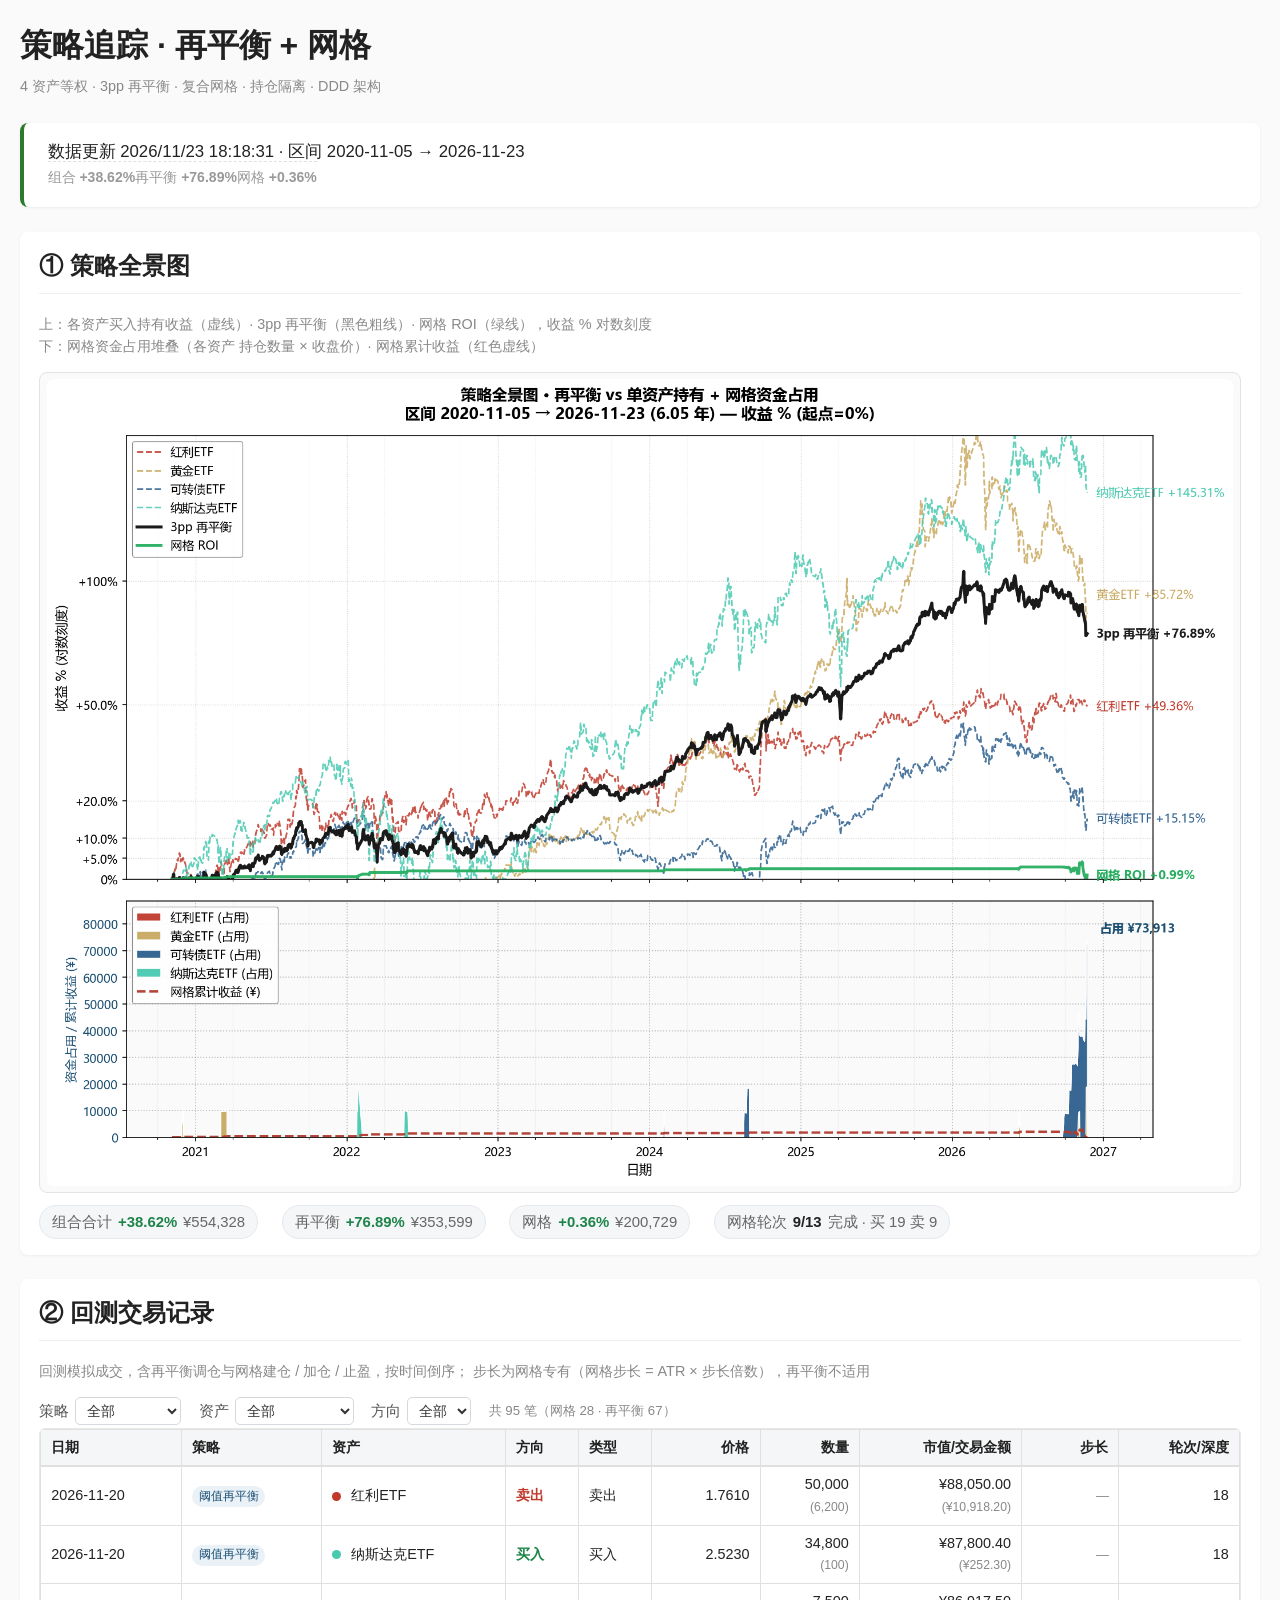
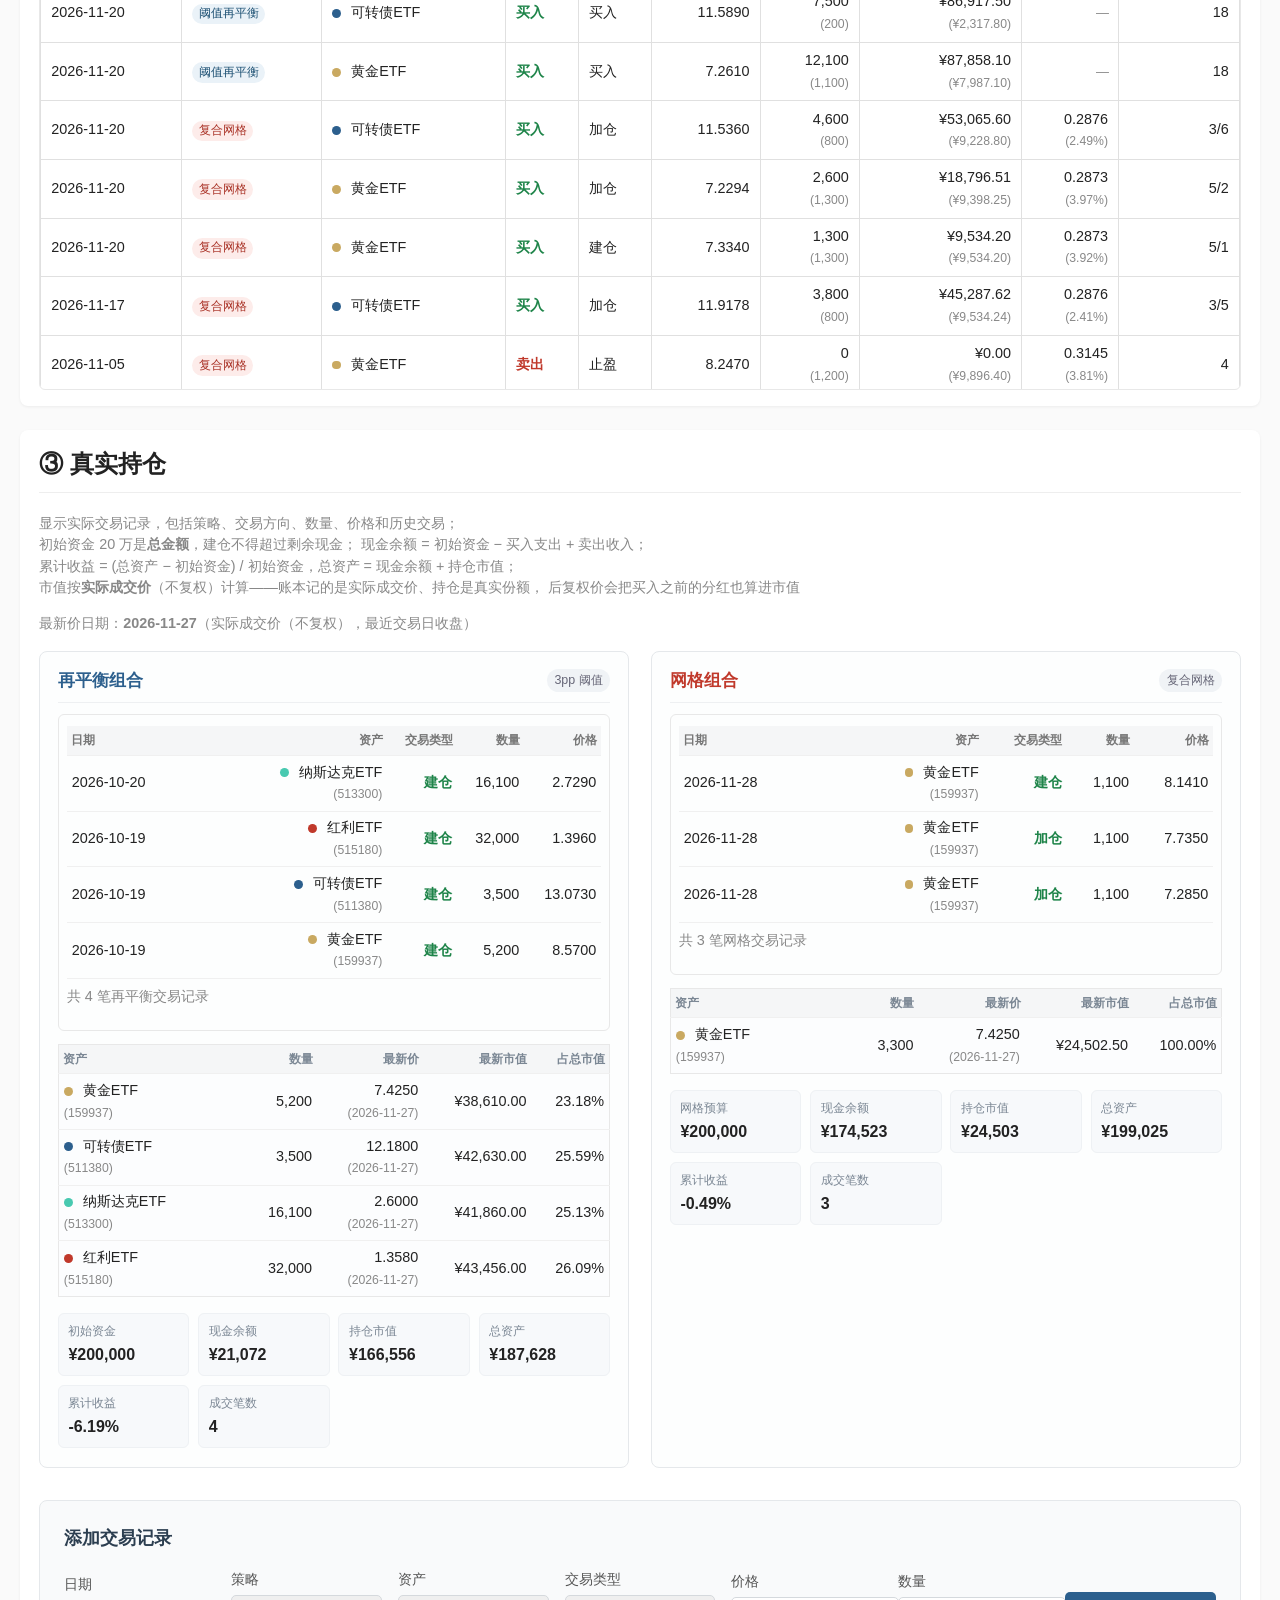
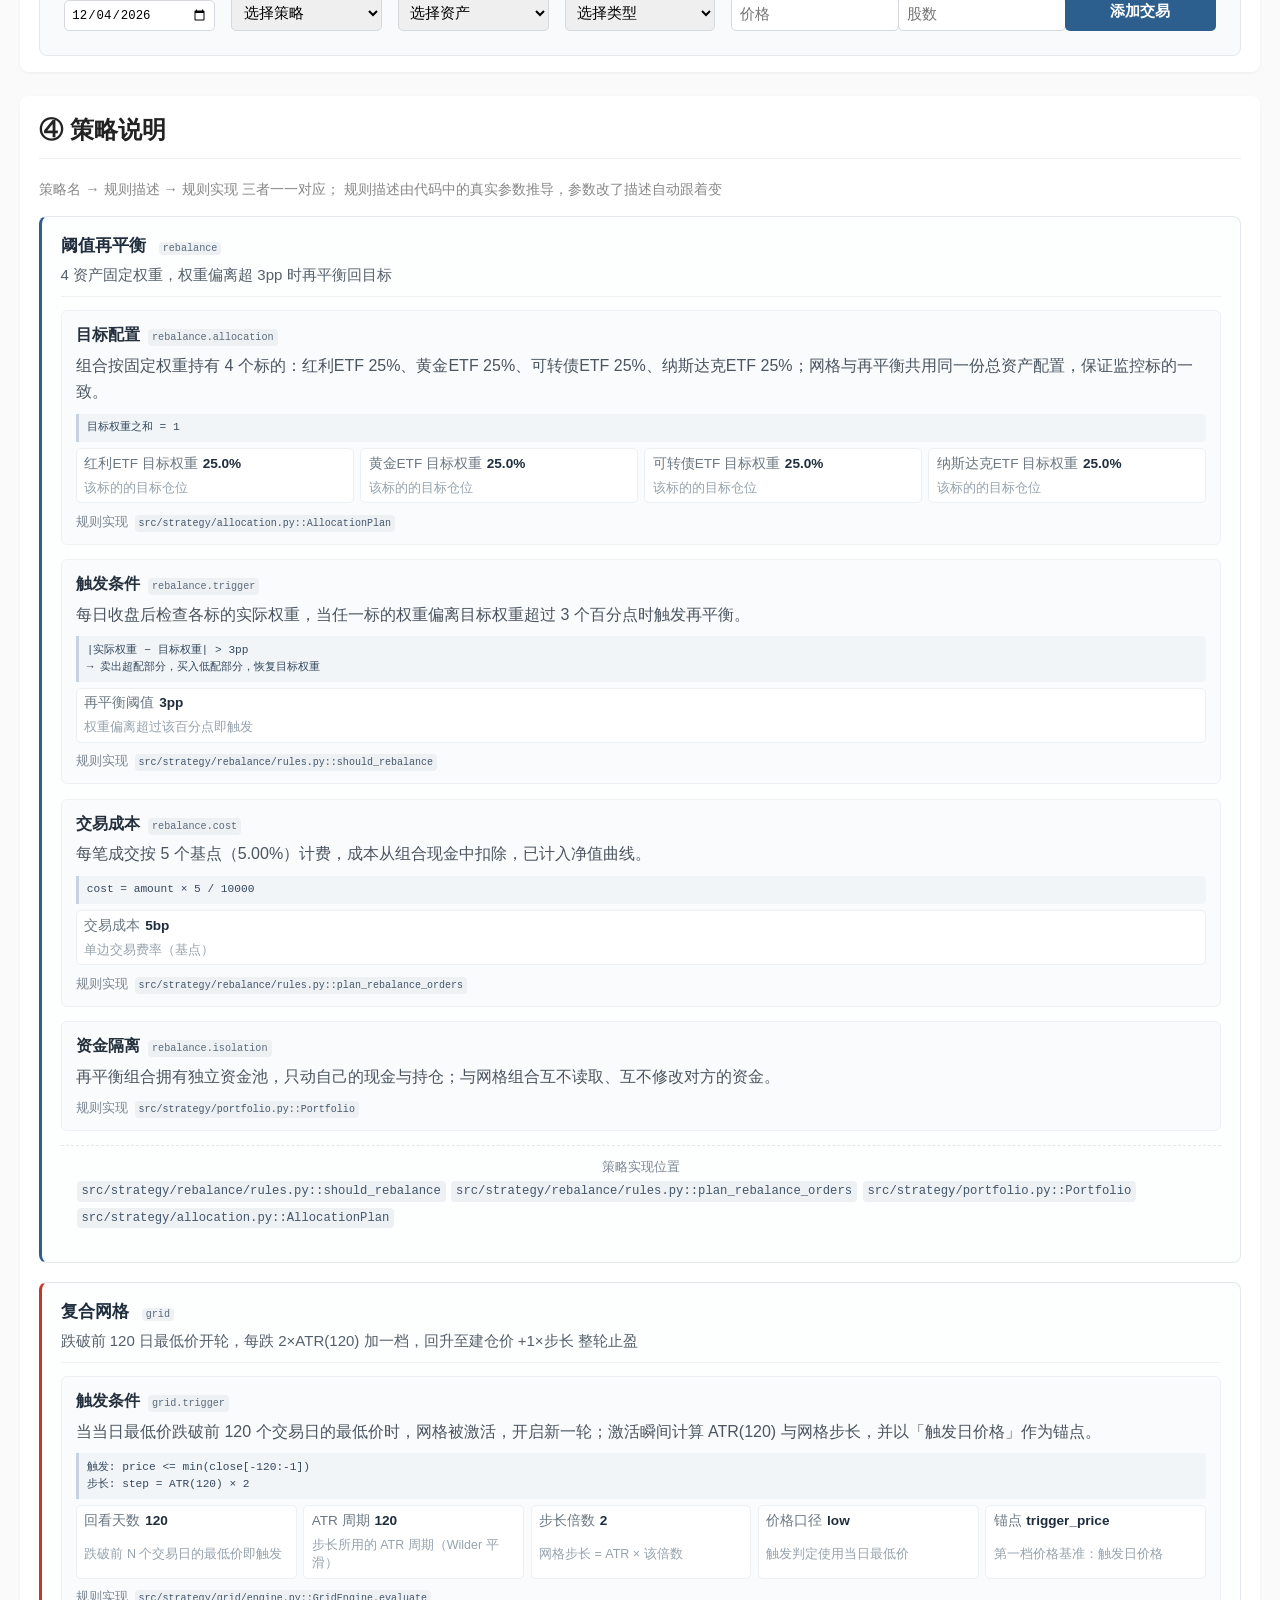
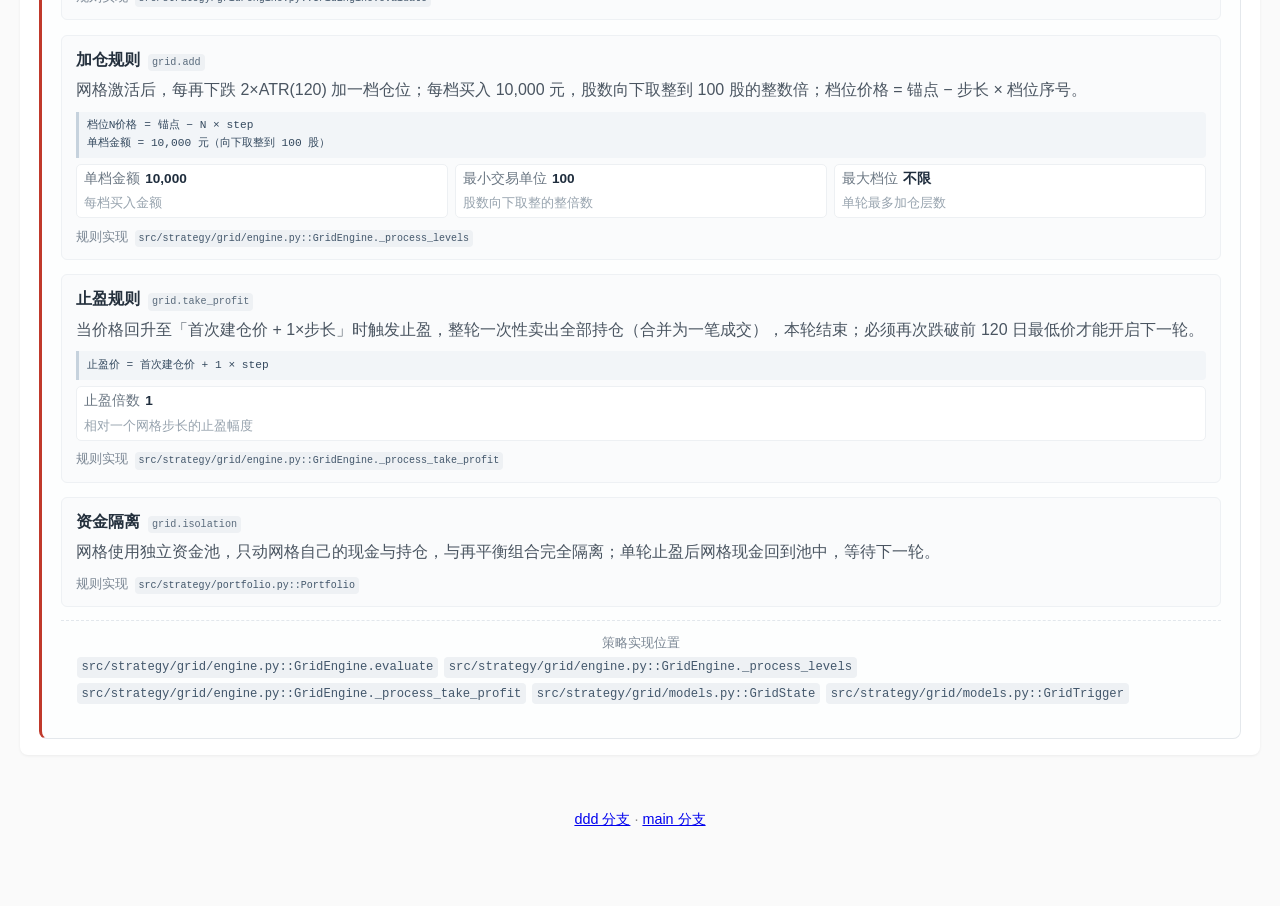
<file: index.html>
<!DOCTYPE html>
<html lang="zh-CN">
<head>
  <meta charset="UTF-8">
  <meta name="viewport" content="width=device-width, initial-scale=1.0">
  <title>策略追踪 · 再平衡 + 网格</title>
  <link rel="stylesheet" href="style.css">
  <link rel="stylesheet" href="pages.css">
</head>
<body>
  <header>
    <h1>策略追踪 · 再平衡 + 网格</h1>
    <p class="muted">4 资产等权 · 3pp 再平衡 · 复合网格 · 持仓隔离 · DDD 架构</p>
  </header>

  <main>
    <section id="status-badge" class="loading">加载中…</section>

    <!-- ① 策略全景图 -->
    <section id="section-overview">
      <h2>① 策略全景图</h2>
      <p class="muted">
        上：各资产买入持有收益（虚线）· 3pp 再平衡（黑色粗线）· 网格 ROI（绿线），收益 % 对数刻度<br>
        下：网格资金占用堆叠（各资产 持仓数量 × 收盘价）· 网格累计收益（红色虚线）
      </p>
      <div class="chart-frame">
        <img id="grid-chart" src="data/site/grid_chart.png" alt="策略全景图">
      </div>
      <div id="chart-summary" class="chart-summary"></div>
    </section>

    <!-- ② 回测交易记录 -->
    <section id="section-trades">
      <h2>② 回测交易记录</h2>
      <p class="muted">
        回测模拟成交，含再平衡调仓与网格建仓 / 加仓 / 止盈，按时间倒序；
        步长为网格专有（网格步长 = ATR × 步长倍数），再平衡不适用
      </p>
      <div class="table-toolbar">
        <label class="filter-label">
          策略
          <select id="trade-strategy-filter">
            <option value="">全部</option>
          </select>
        </label>
        <label class="filter-label">
          资产
          <select id="trade-asset-filter">
            <option value="">全部</option>
          </select>
        </label>
        <label class="filter-label">
          方向
          <select id="trade-side-filter">
            <option value="">全部</option>
            <option value="buy">买入</option>
            <option value="sell">卖出</option>
          </select>
        </label>
        <span id="trade-count" class="muted"></span>
      </div>
      <div id="trades-table" class="table-scroll"></div>
    </section>

    <!-- ③ 真实持仓 —— 显示实际交易记录 -->
    <section id="section-holdings">
      <h2>③ 真实持仓</h2>
      <p class="muted">
        显示实际交易记录，包括策略、交易方向、数量、价格和历史交易；<br>
        初始资金 20 万是<b>总金额</b>，建仓不得超过剩余现金；
        现金余额 = 初始资金 − 买入支出 + 卖出收入；<br>
        累计收益 = (总资产 − 初始资金) / 初始资金，总资产 = 现金余额 + 持仓市值；<br>
        市值按<b>实际成交价</b>（不复权）计算——账本记的是实际成交价、持仓是真实份额，
        后复权价会把买入之前的分红也算进市值
      </p>
      <p class="muted" id="price-as-of"></p>

      <div class="strategy-grid-two">
        <article class="strategy-card" id="card-rebalance">
          <header class="strategy-head">
            <h3>再平衡组合</h3>
            <span class="strategy-tag">3pp 阈值</span>
          </header>
          <div id="rebalance-holdings" class="holdings-scroll"></div>
          <div id="rebalance-assets" class="asset-detail"></div>
          <div id="rebalance-stats" class="stat-block"></div>
        </article>

        <article class="strategy-card" id="card-grid">
          <header class="strategy-head">
            <h3>网格组合</h3>
            <span class="strategy-tag">复合网格</span>
          </header>
          <div id="grid-holdings" class="holdings-scroll"></div>
          <div id="grid-assets" class="asset-detail"></div>
          <div id="grid-stats" class="stat-block"></div>
        </article>
      </div>

      <!-- 交易表单 -->
      <div id="trade-form-section" class="trade-form-section">
        <h3>添加交易记录</h3>
        <form id="trade-form" class="trade-form">
          <div class="form-row">
            <div class="form-group">
              <label for="trade-date">日期</label>
              <input type="date" id="trade-date" required>
            </div>
            <div class="form-group">
              <label for="trade-strategy">策略</label>
              <select id="trade-strategy" required>
                <option value="">选择策略</option>
                <option value="rebalance">再平衡组合</option>
                <option value="grid">网格组合</option>
              </select>
            </div>
            <div class="form-group">
              <label for="trade-asset">资产</label>
              <select id="trade-asset" required>
                <option value="">选择资产</option>
                <option value="515180">红利ETF (515180)</option>
                <option value="159937">黄金ETF (159937)</option>
                <option value="511380">可转债ETF (511380)</option>
                <option value="513300">纳指ETF (513300)</option>
              </select>
            </div>
            <div class="form-group">
              <label for="trade-action">交易类型</label>
              <select id="trade-action" required>
                <option value="">选择类型</option>
                <option value="open">建仓</option>
                <option value="add">加仓</option>
                <option value="reduce">减仓</option>
                <option value="take_profit">止盈</option>
              </select>
            </div>
            <div class="form-group">
              <label for="trade-price">价格</label>
              <input type="number" id="trade-price" min="0.0001" step="0.0001" required placeholder="价格">
            </div>
            <div class="form-group">
              <label for="trade-shares">数量</label>
              <input type="number" id="trade-shares" min="1" step="1" required placeholder="股数">
            </div>
            <div class="form-group">
              <button type="submit" class="submit-btn">添加交易</button>
            </div>
          </div>
        </form>
      </div>
    </section>

    <!-- ④ 策略说明（策略名 / 规则描述 / 规则实现） -->
    <section id="section-specs">
      <h2>④ 策略说明</h2>
      <p class="muted">
        策略名 → 规则描述 → 规则实现 三者一一对应；
        规则描述由代码中的真实参数推导，参数改了描述自动跟着变
      </p>
      <div id="strategy-specs" class="spec-list"></div>
    </section>
  </main>

  <footer>
    <p class="muted">
      <a href="https://github.com/fantasy-mark/hongli-rebalance/tree/ddd">ddd 分支</a> ·
      <a href="https://github.com/fantasy-mark/hongli-rebalance">main 分支</a>
    </p>
  </footer>

  <script src="ledger-stats.js"></script>
  <script src="app.js"></script>
</body>
</html>
</file>
<file: style.css>
body {
  font-family: -apple-system, BlinkMacSystemFont, "PingFang SC", "Microsoft YaHei", "Helvetica Neue", Arial, sans-serif;
  margin: 2em auto;
  max-width: 1080px;
  padding: 0 1em;
  color: #222;
  background: #fafafa;
  line-height: 1.5;
}

header h1 { margin-bottom: 0.2em; }
header p { margin-top: 0; }

main section { background: #fff; border-radius: 8px; padding: 1em 1.2em; margin: 1.5em 0; box-shadow: 0 1px 3px rgba(0,0,0,0.06); }

h2 { margin-top: 0; border-bottom: 1px solid #eee; padding-bottom: 0.4em; }

.muted { color: #888; font-size: 0.9em; }
code { background: #f4f4f4; padding: 0.1em 0.3em; border-radius: 3px; font-size: 0.95em; }

/* status badge: state-driven left border + two-row layout for hierarchy.
   Row 1 = action badge | date | total (with prominent number).
   Row 2 = ETF + cash breakdown, muted and below a dashed separator. */
#status-badge {
  font-size: 1.05em;
  padding: 1em 1.2em 1em 1.4em;
  border-left: 4px solid #d0d0d0;
}
#status-badge.loading { color: #888; border-left-color: #d0d0d0; }
#status-badge.ok      { border-left-color: #2c7a2c; }
#status-badge.warn    { border-left-color: #c0392b; }
#status-badge.info    { border-left-color: #2c5f8d; }
#status-badge.err     { border-left-color: #c0881d; }
#status-badge .status-main {
  display: flex;
  align-items: center;
  flex-wrap: wrap;
  gap: 0.5em 1em;
}
#status-badge .status-date {
  color: #666;
  font-variant-numeric: tabular-nums;
  font-size: 0.95em;
}
#status-badge .status-total {
  font-size: 1.1em;
  margin-left: auto;
}
#status-badge .status-total strong {
  color: #2c5f8d;
  font-variant-numeric: tabular-nums;
  font-weight: 700;
  font-size: 1.15em;
  margin-left: 0.15em;
}
#status-badge .status-error {
  color: #c0392b;
  font-family: ui-monospace, "SF Mono", Consolas, monospace;
  font-size: 0.92em;
}
#status-badge .status-breakdown {
  margin-top: 0.55em;
  padding-top: 0.5em;
  border-top: 1px dashed #e0e0e0;
  font-size: 0.88em;
  color: #666;
  line-height: 1.5;
}
#status-badge .status-breakdown .status-pool {
  color: #999;
  font-size: 0.95em;
}

/* Holdings editor */
#holdings-table { width: 100%; border-collapse: collapse; margin: 0.5em 0 1em; }
#holdings-table th, #holdings-table td { padding: 0.5em 0.4em; border-bottom: 1px solid #eee; }
#holdings-table input {
  width: 100%; box-sizing: border-box; padding: 0.3em 0.4em;
  border: 1px solid #ddd; border-radius: 3px; font: inherit;
}
#holdings-table td.del-cell { width: 2.5em; text-align: center; }
#holdings-table .row-del-btn {
  background: #fee; color: #c0392b; border: 1px solid #fcc;
  padding: 0.2em 0.6em; border-radius: 3px; cursor: pointer; font-size: 0.95em;
}
#holdings-table .row-del-btn:hover { background: #fdd; }

.editor-actions { margin-top: 0.8em; display: flex; align-items: center; flex-wrap: wrap; gap: 0.4em; }
.editor-actions input[type="number"] {
  padding: 0.3em 0.4em; border: 1px solid #ddd; border-radius: 3px; font: inherit;
}
.btn-primary, .btn-secondary {
  border: 0; padding: 0.5em 1.1em; border-radius: 4px; cursor: pointer;
  font: inherit; font-weight: 600; transition: background 0.15s;
}
.btn-primary { background: #2c5f8d; color: #fff; }
.btn-primary:hover { background: #234a6e; }
.btn-primary:disabled { background: #aaa; cursor: not-allowed; }
.btn-secondary { background: #f0f0f0; color: #333; }
.btn-secondary:hover { background: #e3e3e3; }
#save-status.ok { color: #2c7a2c; }
#save-status.err { color: #c0392b; }

.btn-link {
  background: none; border: 0; padding: 0; cursor: pointer;
  color: #2c5f8d; text-decoration: underline; font: inherit;
}
.btn-link:hover { color: #1d3f5e; }

.badge {
  display: inline-block;
  padding: 0.25em 0.7em;
  border-radius: 4px;
  font-weight: bold;
  font-size: 0.95em;
}
.badge-ok    { background: #d4edda; color: #155724; }
.badge-warn  { background: #f8d7da; color: #721c24; }
.badge-info  { background: #d1ecf1; color: #0c5460; }
.badge-err   { background: #fff3cd; color: #856404; }

table { width: 100%; border-collapse: collapse; margin: 1em 0; font-size: 0.95em; }
th, td { border: 1px solid #e0e0e0; padding: 0.5em 0.7em; }
th { background: #f5f5f5; text-align: center; font-weight: 600; }
td { text-align: right; }
td:first-child { text-align: left; }
td.warn { color: #c00; font-weight: bold; }
td.ok { color: #2c7a2c; }

footer { text-align: center; padding: 1em; }

/* Cash pool table (再平衡 / 网格 × 市值 / 余额) */
.cash-pool-table { width: auto; min-width: 320px; border-collapse: collapse; margin: 0.4em 0 0.6em; font-size: 0.95em; }
.cash-pool-table th, .cash-pool-table td { padding: 0.55em 1em; border-bottom: 1px solid #e9ecef; font-variant-numeric: tabular-nums; }
.cash-pool-table thead th { background: #f8f9fa; color: #666; font-weight: 600; font-size: 0.88em; border-bottom: 2px solid #dee2e6; }
.cash-pool-table tbody th { text-align: left; font-weight: 600; color: #333; }
.cash-pool-table tbody td { text-align: right; }
.cash-pool-table tbody tr:last-child th,
.cash-pool-table tbody tr:last-child td { border-bottom: 0; }
.cash-pool-table tbody th { width: 7em; }

/* "资产" column: one chip per ETF.  Chips wrap so long lists don't
   expand the table. */
.cash-pool-table .assets-cell { text-align: left; line-height: 1.7; }
.cash-pool-table .asset-tag {
  display: inline-block;
  background: #eef2f7;
  color: #2c5f8d;
  border-radius: 3px;
  padding: 0.1em 0.55em;
  margin: 0.08em 0.3em 0.08em 0;
  font-size: 0.85em;
  font-weight: 500;
  white-space: nowrap;
}

/* "合计" row: visually distinct — heavier top border, slightly muted
   text so the eye reads it as a summary, not a peer of 再平衡/网格. */
.cash-pool-table tr.total-row th { border-top: 2px solid #adb5bd; color: #555; }
.cash-pool-table tr.total-row td { border-top: 2px solid #adb5bd; color: #555; font-weight: 600; }

/* Nested editor sections (3pp 再平衡 / 复合网格 under 交易记录) */
main section.nested {
  background: #fafbfc;
  margin: 1em 0;
  padding: 0.8em 1.2em;
  border-radius: 6px;
  box-shadow: 0 1px 3px rgba(0,0,0,0.04);
}
main section.nested h3 {
  margin-top: 0;
  font-size: 1.05em;
  color: #444;
  font-weight: 600;
}

/* Editor tables can exceed main width when form controls (date inputs,
   long-option selects) push the natural width past 100%.  Wrap each
   editor table in this div to allow horizontal scroll without
   expanding <body> and triggering a page-wide horizontal scrollbar. */
.table-wrap {
  overflow-x: auto;
  max-width: 100%;
  /* Add a subtle fade on the right edge to hint that content scrolls. */
  background: linear-gradient(to right, #fafbfc 30%, rgba(250,251,252,0)) 0 0 / 12px 100% no-repeat,
              linear-gradient(to left,  #fafbfc 30%, rgba(250,251,252,0)) 100% 0 / 12px 100% no-repeat,
              radial-gradient(farthest-side at 0 50%, rgba(0,0,0,0.06), rgba(0,0,0,0)) 0 0 / 12px 100% no-repeat,
              radial-gradient(farthest-side at 100% 50%, rgba(0,0,0,0.06), rgba(0,0,0,0)) 100% 0 / 12px 100% no-repeat;
  background-attachment: local, local, scroll, scroll;
}
.table-wrap table { min-width: 100%; }

/* Card-based editor (3pp 再平衡 + 复合网格):
   Each trade/op is a multi-line card.  Replaces the wide single-row
   table layout, so no horizontal scroll is needed.  Both editors share
   the same shape: 3 lines — (header | values | note) — with the same
   field set, only the 操作 options differ. */
.trade-list { display: flex; flex-direction: column; gap: 0.6em; margin: 0.5em 0 1em; }
.trade-card {
  background: #fff;
  border: 1px solid #e3e6ea;
  border-radius: 6px;
  padding: 0.65em 0.9em;
  display: flex;
  flex-direction: column;
  gap: 0.45em;
  transition: outline-color 0.15s;
}
.trade-card.invalid { outline: 2px solid #c0392b; }
.trade-card .card-line {
  display: flex;
  flex-wrap: wrap;
  gap: 0.3em 1em;
  align-items: center;
}
.trade-card .card-line label {
  display: inline-flex;
  align-items: center;
  gap: 0.35em;
  font-size: 0.92em;
  color: #555;
  white-space: nowrap;
}
.trade-card .card-line label.grow { flex: 1 1 12em; min-width: 12em; }
.trade-card .card-line input,
.trade-card .card-line select {
  font: inherit;
  padding: 0.25em 0.45em;
  border: 1px solid #d0d4d9;
  border-radius: 3px;
  background: #fcfcfd;
}
.trade-card .card-line input[type="number"] { text-align: right; }
.trade-card .card-line input[type="date"] { width: 9em; }
.trade-card .card-line input[type="text"][data-k="note"] { flex: 1; min-width: 14em; }
.trade-card .amount-readout { color: #888; font-size: 0.9em; }
.trade-card .row-del-btn {
  background: #fee; color: #c0392b; border: 1px solid #fcc;
  padding: 0.2em 0.6em; border-radius: 3px; cursor: pointer; font-size: 0.95em;
  margin-left: auto;
}
.trade-card .row-del-btn:hover { background: #fdd; }

/* ---- Grid operations log (inside 策略全景图 section) ----
   First vertical-scroll-with-max-height pattern in this project.  Sized
   for ~10 rows × ~34px line-height (header + 10 data rows).  Re-uses
   the cash-pool-table border/bg palette (#e9ecef separators,
   #f8f9fa header, #dee2e6 header bottom) so the two tables read as
   one design system. */
.grid-ops-table { width: 100%; border-collapse: collapse;
                  font-size: 0.92em; font-variant-numeric: tabular-nums; }
.grid-ops-table th, .grid-ops-table td {
  padding: 0.4em 0.65em; border-bottom: 1px solid #e9ecef;
  text-align: right;
}
.grid-ops-table th { background: #f8f9fa; color: #666; font-weight: 600;
                     font-size: 0.85em; border-bottom: 2px solid #dee2e6; }
.grid-ops-table td:first-child,
.grid-ops-table th:first-child { text-align: left; }
.grid-ops-table td.col-op { text-align: center; }
.grid-ops-table td.col-shares { font-variant-numeric: tabular-nums; }
.grid-ops-table tr:last-child td { border-bottom: 0; }

/* Vertical scroll container: clip after ~10 rows. */
.grid-ops-scroll {
  max-height: 360px;        /* ~10 rows × 34px + header ≈ 360px */
  overflow-y: auto;
  overflow-x: hidden;
  border: 1px solid #e3e6ea;
  border-radius: 6px;
  background: #fafbfc;
  margin-top: 0.5em;
}
.grid-ops-scroll .grid-ops-table { margin: 0; }   /* table fills container */

/* Source chip: blue for auto, orange-tinted for manual (matches status palette). */
.grid-ops-table .src-chip {
  display: inline-block; padding: 0.05em 0.5em; border-radius: 3px;
  font-size: 0.82em; font-weight: 500;
}
.grid-ops-table .src-chip.auto   { background: #eef2f7; color: #2c5f8d; }
.grid-ops-table .src-chip.manual { background: #fdf3e3; color: #c0881d; }
/* Backtest ops are SIMULATED (replayed from historical prices), not live
   trades — kept visually distinct from the two live tiers on purpose. */
.grid-ops-table .src-chip.backtest { background: #f0eef6; color: #6b5b95; }

/* tp P&L cell: green if positive, red if negative. */
.grid-ops-table td.col-pnl.pos { color: #2c7a2c; }
.grid-ops-table td.col-pnl.neg { color: #c0392b; }
.grid-ops-table td.col-pnl.muted { color: #888; }

/* Empty state — centered, matches the muted em-dash pattern at index.html:106. */
.grid-ops-empty {
  text-align: center; color: #888; font-size: 0.92em;
  padding: 1.4em 1em; margin: 0;
}

/* Footer ("共 N 笔，显示最新 10 笔" — empty in v1). */
.grid-ops-footer {
  font-size: 0.85em; color: #888; margin-top: 0.35em; text-align: right;
}
</file>
<file: pages.css>
/* GitHub Pages 站点专用样式（在 master style.css 基础上叠加） */

body {
  max-width: 1240px;
  margin: 0 auto;
  padding: 0 1.2em 3em;
}

/* ---------------- ① 策略全景图 ---------------- */
.chart-frame {
  border: 1px solid #e3e3e3;
  border-radius: 8px;
  background: #fafafa;
  padding: 0.4em;
  overflow: hidden;
}

.chart-frame img {
  display: block;
  width: 100%;
  height: auto;
  border-radius: 6px;
}

.chart-summary {
  display: flex;
  flex-wrap: wrap;
  gap: 0.6em 1.6em;
  margin-top: 0.8em;
  font-size: 0.93em;
}

.chart-summary .chip {
  display: inline-flex;
  align-items: baseline;
  gap: 0.4em;
  padding: 0.32em 0.8em;
  border-radius: 999px;
  background: #f4f6f8;
  border: 1px solid #e5e9ed;
}

.chart-summary .chip-label { color: #666; }

.chart-summary .up   { color: #1e8449; font-weight: 600; }
.chart-summary .down { color: #c0392b; font-weight: 600; }

/* ---------------- ② 交易记录 ---------------- */
.table-toolbar {
  display: flex;
  align-items: center;
  flex-wrap: wrap;
  gap: 1.2em;
  margin: 0.6em 0 0.2em;
  font-size: 0.92em;
}

.filter-label {
  display: inline-flex;
  align-items: center;
  gap: 0.4em;
  color: #555;
}

.filter-label select {
  padding: 0.28em 0.5em;
  border: 1px solid #d5d9dd;
  border-radius: 5px;
  background: #fff;
  font-size: 0.95em;
  color: #333;
}

.table-scroll {
  max-height: 560px;
  overflow-y: auto;
  border: 1px solid #e8e8e8;
  border-radius: 6px;
}

.table-scroll table {
  margin: 0;
  font-size: 0.9em;
  font-variant-numeric: tabular-nums;
}

.table-scroll thead th {
  position: sticky;
  top: 0;
  z-index: 2;
  background: #f5f6f7;
  box-shadow: inset 0 -1px 0 #e0e0e0;
}

.table-scroll tbody tr:hover { background: #fafcfe; }

td.num, th.num { text-align: right; }

/* 交易表：日期与资产左对齐，其余右对齐 */
#trades-table th,
#trades-table td { text-align: right; white-space: nowrap; }

#trades-table th:nth-child(1),
#trades-table td:nth-child(1),
#trades-table th:nth-child(2),
#trades-table td:nth-child(2),
#trades-table th:nth-child(3),
#trades-table td:nth-child(3),
#trades-table th:nth-child(4),
#trades-table td:nth-child(4) { text-align: left; }
td.pos { color: #1e8449; }
td.neg { color: #c0392b; }

.side-buy  { color: #1e8449; font-weight: 600; }
.side-sell { color: #c0392b; font-weight: 600; }

.asset-dot {
  display: inline-block;
  width: 0.62em;
  height: 0.62em;
  border-radius: 50%;
  margin-right: 0.42em;
  vertical-align: middle;
}

/* ---------------- ③ 持仓 ---------------- */
.strategy-grid {
  display: grid;
  grid-template-columns: repeat(auto-fit, minmax(380px, 1fr));
  gap: 1.4em;
  margin-top: 1em;
}

/* 左右布局的持仓卡片 */
.strategy-grid-two {
  display: grid;
  grid-template-columns: 1fr 1fr;
  gap: 1.4em;
  margin-top: 1em;
}

/* 固定高度和滚动条 */
.holdings-scroll {
  max-height: 400px;
  overflow-y: auto;
  border: 1px solid #e8e8e8;
  border-radius: 6px;
  padding: 0.5em;
}

.holdings-scroll table {
  width: 100%;
  border-collapse: collapse;
  font-size: 0.9em;
}

.holdings-scroll thead {
  position: sticky;
  top: 0;
  background: #f5f6f7;
  z-index: 1;
}

.holdings-scroll tbody tr:hover {
  background: #fafcfe;
}

/* 各资产最新市值 / 权重明细表 */
.asset-detail {
  margin-top: 0.8em;
}

.asset-detail .empty-note {
  margin: 0;
}

.asset-table {
  width: 100%;
  border-collapse: collapse;
  font-size: 0.88em;
  background: #fcfdfe;
  border: 1px solid #e8e8e8;
  border-radius: 6px;
}

.asset-table th,
.asset-table td {
  padding: 0.35em 0.5em;
  border-bottom: 1px solid #f0f2f4;
}

.asset-table thead th {
  background: #f5f6f7;
  color: #7b8794;
  font-weight: 600;
  text-align: left;
}

.asset-table th.num,
.asset-table td.num {
  text-align: right;
  font-variant-numeric: tabular-nums;
}

.asset-table tbody tr:last-child td {
  border-bottom: none;
}

/* 交易表单区域 */
.trade-form-section {
  margin-top: 2em;
  padding: 1.5em;
  background: #f9fafb;
  border: 1px solid #e5e8eb;
  border-radius: 8px;
}

.trade-form-section h3 {
  margin: 0 0 1em 0;
  font-size: 1.1em;
  color: #2c3e50;
}

.trade-form .form-row {
  display: grid;
  grid-template-columns: repeat(auto-fit, minmax(150px, 1fr));
  gap: 1em;
  align-items: end;
}

.trade-form .form-group {
  display: flex;
  flex-direction: column;
}

.trade-form label {
  font-size: 0.9em;
  color: #555;
  margin-bottom: 0.3em;
  font-weight: 500;
}

.trade-form select,
.trade-form input {
  padding: 0.5em;
  border: 1px solid #d5d9dd;
  border-radius: 5px;
  font-size: 0.95em;
}

.trade-form input[type="number"] {
  width: 100%;
}

.trade-form button.submit-btn {
  padding: 0.6em 1.5em;
  background: #2C5F8D;
  color: white;
  border: none;
  border-radius: 5px;
  font-size: 0.95em;
  font-weight: 600;
  cursor: pointer;
  transition: background 0.2s;
}

.trade-form button.submit-btn:hover {
  background: #1B4F72;
}

.trade-form button.submit-btn:active {
  transform: scale(0.98);
}

.strategy-card {
  border: 1px solid #e5e8eb;
  border-radius: 8px;
  padding: 1em 1.1em 1.2em;
  background: #fdfefe;
}

.strategy-head {
  display: flex;
  align-items: center;
  justify-content: space-between;
  gap: 0.6em;
  border-bottom: 1px solid #eef0f2;
  padding-bottom: 0.55em;
  margin-bottom: 0.7em;
}

.strategy-head h3 {
  margin: 0;
  font-size: 1.06em;
}

#card-rebalance .strategy-head h3 { color: #2C5F8D; }
#card-grid .strategy-head h3      { color: #C0392B; }

.strategy-tag {
  font-size: 0.78em;
  color: #667;
  background: #f0f3f6;
  border-radius: 999px;
  padding: 0.18em 0.6em;
}

.strategy-card table,
.combined-row table {
  width: 100%;
  margin: 0.2em 0 0;
  border-collapse: collapse;
  font-size: 0.9em;
  font-variant-numeric: tabular-nums;
}

.strategy-card th,
.strategy-card td,
.combined-row th,
.combined-row td {
  border: 0;
  border-bottom: 1px solid #f0f0f0;
  padding: 0.4em 0.35em;
  text-align: right;
  background: transparent;
}

.strategy-card th,
.combined-row th {
  background: transparent;
  color: #777;
  font-size: 0.86em;
  font-weight: 600;
  text-align: right;
}

.strategy-card th:first-child,
.strategy-card td:first-child,
.combined-row th:first-child,
.combined-row td:first-child {
  text-align: left;
  width: 34%;
}

.strategy-card td.num,
.combined-row td.num {
  white-space: nowrap;
}

.bar-wrap {
  position: relative;
  background: #f1f4f7;
  border-radius: 3px;
  height: 0.5em;
  margin-top: 0.3em;
  overflow: hidden;
}

.bar-fill {
  position: absolute;
  inset: 0 auto 0 0;
  border-radius: 3px;
  background: #7aa9cf;
}

.totals {
  margin-top: 0.85em;
  padding-top: 0.75em;
  border-top: 1px solid #e9ecef;
  font-size: 0.92em;
  font-variant-numeric: tabular-nums;
}

.totals .row {
  display: flex;
  justify-content: space-between;
  padding: 0.15em 0;
}

.totals .row.grand {
  font-weight: 700;
  color: #1B4F72;
  border-top: 1px dashed #dbe2e8;
  margin-top: 0.35em;
  padding-top: 0.4em;
}

.stat-block {
  margin-top: 1em;
  display: grid;
  grid-template-columns: repeat(auto-fit, minmax(118px, 1fr));
  gap: 0.55em;
}

.stat-item {
  background: #f7f9fb;
  border: 1px solid #eef1f4;
  border-radius: 6px;
  padding: 0.5em 0.6em;
}

.stat-item .k {
  display: block;
  color: #7b8794;
  font-size: 0.78em;
  margin-bottom: 0.18em;
}

.stat-item .v {
  font-size: 1.0em;
  font-weight: 600;
  font-variant-numeric: tabular-nums;
}

.combined-row {
  margin-top: 1.6em;
  border: 1px solid #e0e6ec;
  border-radius: 8px;
  padding: 1em 1.1em 1.2em;
  background: #fbfcfd;
}

.combined-row h3 {
  margin: 0 0 0.6em;
  font-size: 1.04em;
  color: #1B4F72;
}

.empty-note {
  color: #999;
  font-size: 0.9em;
  padding: 0.6em 0;
}

@media (max-width: 720px) {
  body { padding: 0 0.7em 2em; }
  .strategy-grid { grid-template-columns: 1fr; }
  .table-scroll { max-height: 420px; }
}

/* ---------------- ② 回测交易记录：策略标签 ---------------- */
.strat-tag {
  display: inline-block;
  font-size: 0.82em;
  padding: 0.12em 0.55em;
  border-radius: 999px;
  white-space: nowrap;
  line-height: 1.5;
}

.strat-tag.strat-grid      { background: #fdecea; color: #a93226; }
.strat-tag.strat-rebalance { background: #eaf2f8; color: #1b4f72; }

#trades-table th:nth-child(1),
#trades-table td:nth-child(1),
#trades-table th:nth-child(2),
#trades-table td:nth-child(2),
#trades-table th:nth-child(3),
#trades-table td:nth-child(3),
#trades-table th:nth-child(4),
#trades-table td:nth-child(4),
#trades-table th:nth-child(5),
#trades-table td:nth-child(5) { text-align: left; }

/* ---------------- ④ 策略说明 ---------------- */
.spec-list {
  display: grid;
  gap: 1.2em;
  margin-top: 1em;
}

.spec-card {
  border: 1px solid #e4e8ec;
  border-radius: 8px;
  padding: 1em 1.15em 1.1em;
  background: #fdfefe;
}

.spec-card.spec-grid      { border-left: 3px solid #C0392B; }
.spec-card.spec-rebalance { border-left: 3px solid #2C5F8D; }

.spec-head {
  border-bottom: 1px solid #eef0f2;
  padding-bottom: 0.6em;
  margin-bottom: 0.8em;
}

.spec-name {
  font-size: 1.08em;
  font-weight: 700;
  color: #1f2d3d;
  margin-right: 0.5em;
}

.spec-id, .rule-id {
  font-size: 0.78em;
  background: #eef1f4;
  color: #5a6b7c;
  border-radius: 4px;
  padding: 0.1em 0.4em;
}

.spec-summary {
  margin: 0.35em 0 0;
  color: #55606b;
  font-size: 0.94em;
}

.rule-list { display: grid; gap: 0.9em; }

.rule {
  border: 1px solid #eef1f4;
  border-radius: 6px;
  padding: 0.75em 0.9em;
  background: #fafbfc;
}

.rule-head {
  display: flex;
  align-items: baseline;
  gap: 0.5em;
  margin-bottom: 0.35em;
}

.rule-title {
  font-weight: 700;
  color: #24303d;
  font-size: 1.0em;
}

.rule-desc {
  margin: 0 0 0.5em;
  color: #4a5561;
  line-height: 1.65;
}

.rule-formula {
  margin: 0 0 0.55em;
  padding: 0.5em 0.7em;
  background: #f2f5f8;
  border-left: 3px solid #c6d2dd;
  border-radius: 0 4px 4px 0;
  font-size: 0.86em;
  line-height: 1.55;
  color: #34495e;
  white-space: pre-wrap;
  overflow-x: auto;
}

.rule-params {
  display: grid;
  grid-template-columns: repeat(auto-fit, minmax(215px, 1fr));
  gap: 0.4em;
  margin-bottom: 0.55em;
}

.rule-param {
  display: flex;
  flex-wrap: wrap;
  align-items: baseline;
  gap: 0.35em;
  font-size: 0.85em;
  background: #fff;
  border: 1px solid #edf0f3;
  border-radius: 5px;
  padding: 0.32em 0.55em;
}

.rp-name   { color: #6b7783; }
.rp-value  { font-weight: 700; color: #1f2d3d; }
.rp-meaning { color: #97a3ae; font-size: 0.92em; flex-basis: 100%; }

.rule-impl {
  display: flex;
  align-items: baseline;
  gap: 0.5em;
  font-size: 0.82em;
}

.ri-label { color: #7b8794; }

.rule-impl code, .impl-ref {
  font-size: 0.94em;
  background: #eef1f4;
  color: #43576b;
  border-radius: 4px;
  padding: 0.1em 0.4em;
  word-break: break-all;
}

.spec-foot {
  margin-top: 0.85em;
  padding-top: 0.7em;
  border-top: 1px dashed #e2e7ec;
}

.sf-label {
  display: block;
  color: #7b8794;
  font-size: 0.82em;
  margin-bottom: 0.35em;
}

.sf-impls {
  display: flex;
  flex-wrap: wrap;
  gap: 0.35em;
}
</file>
